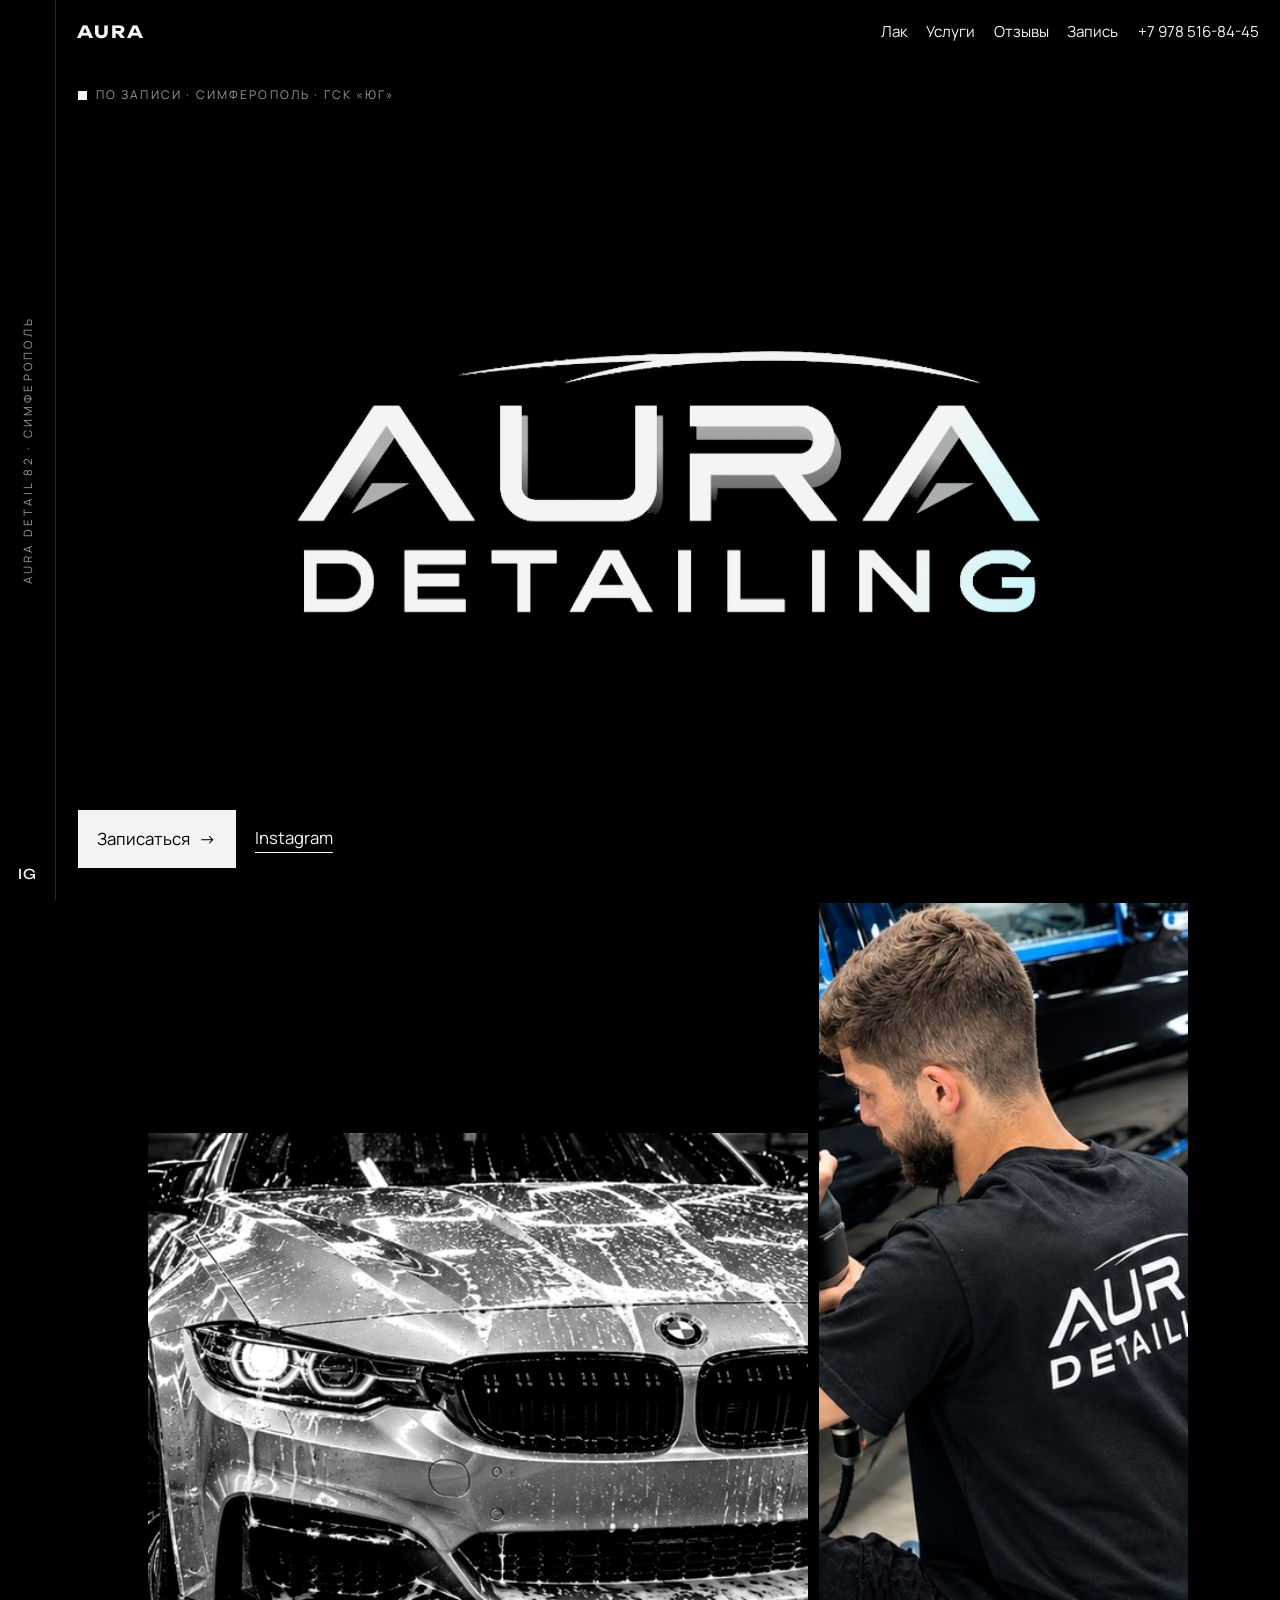
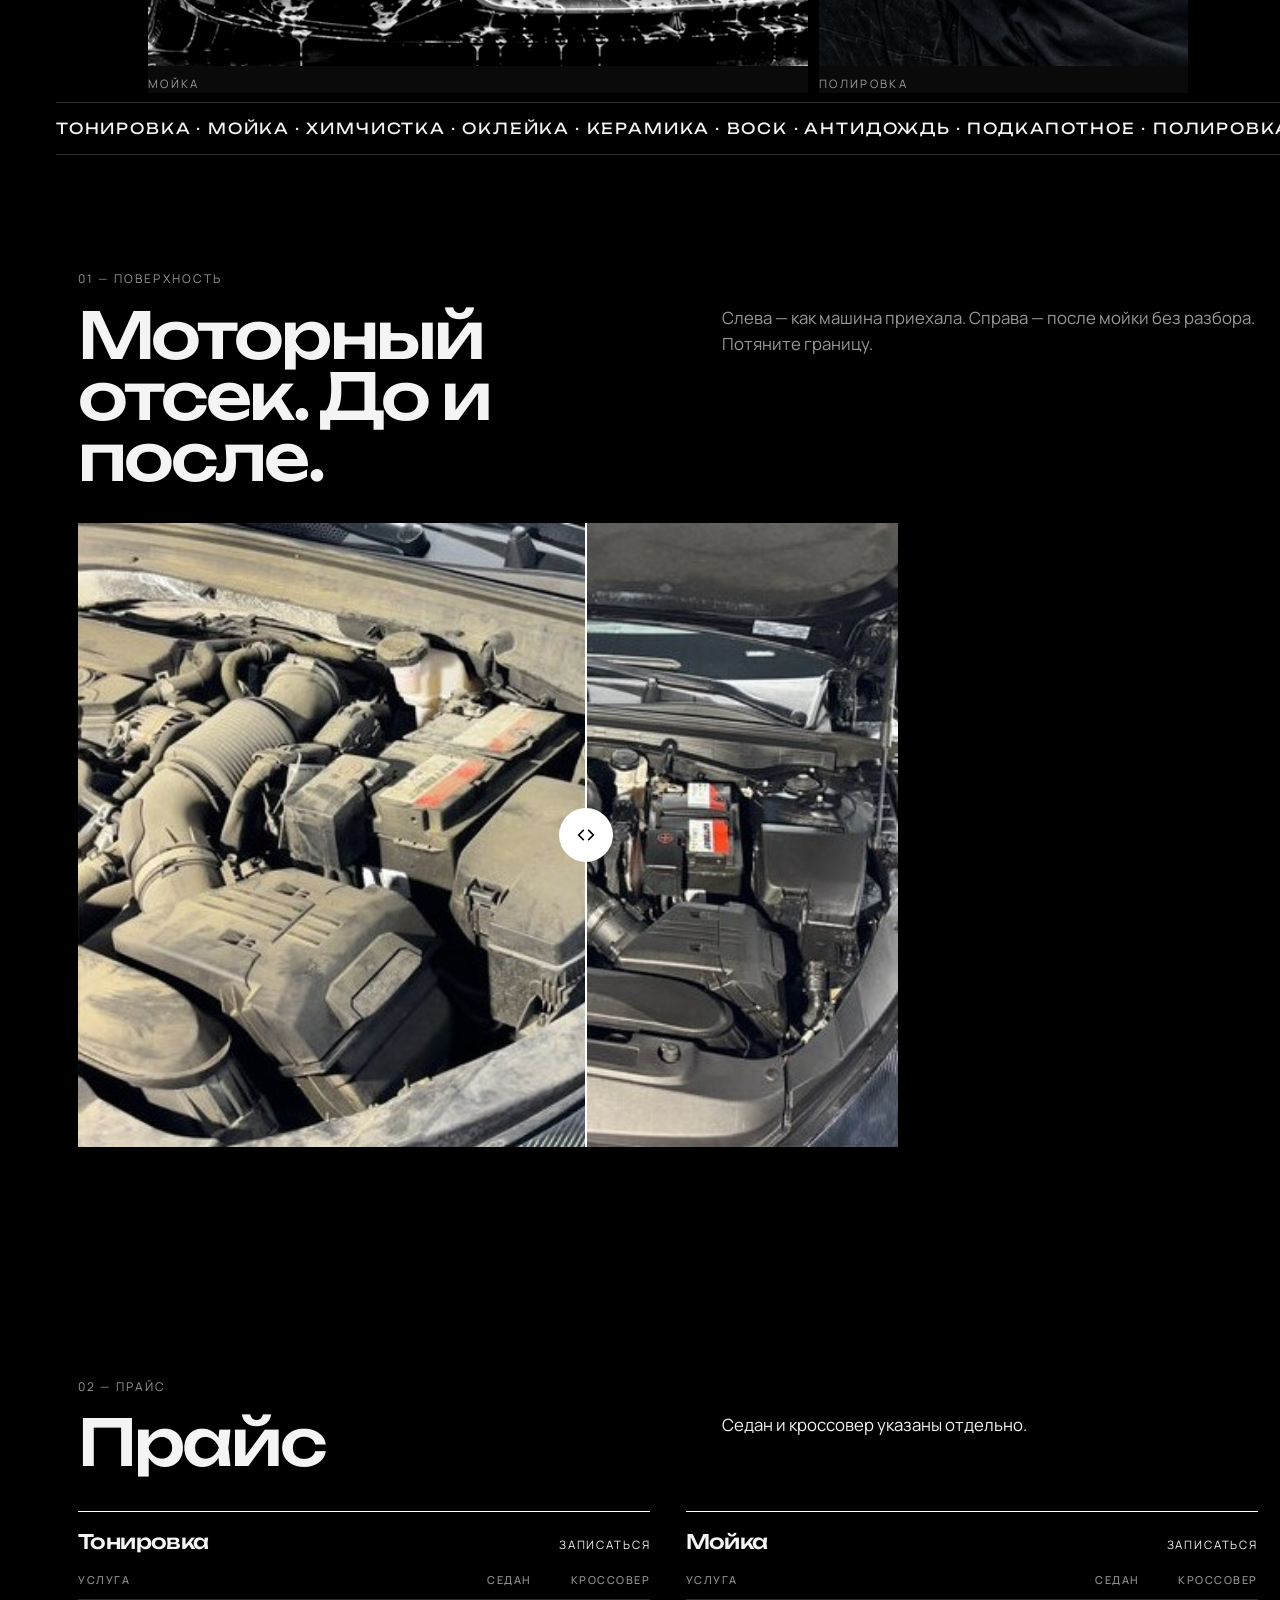
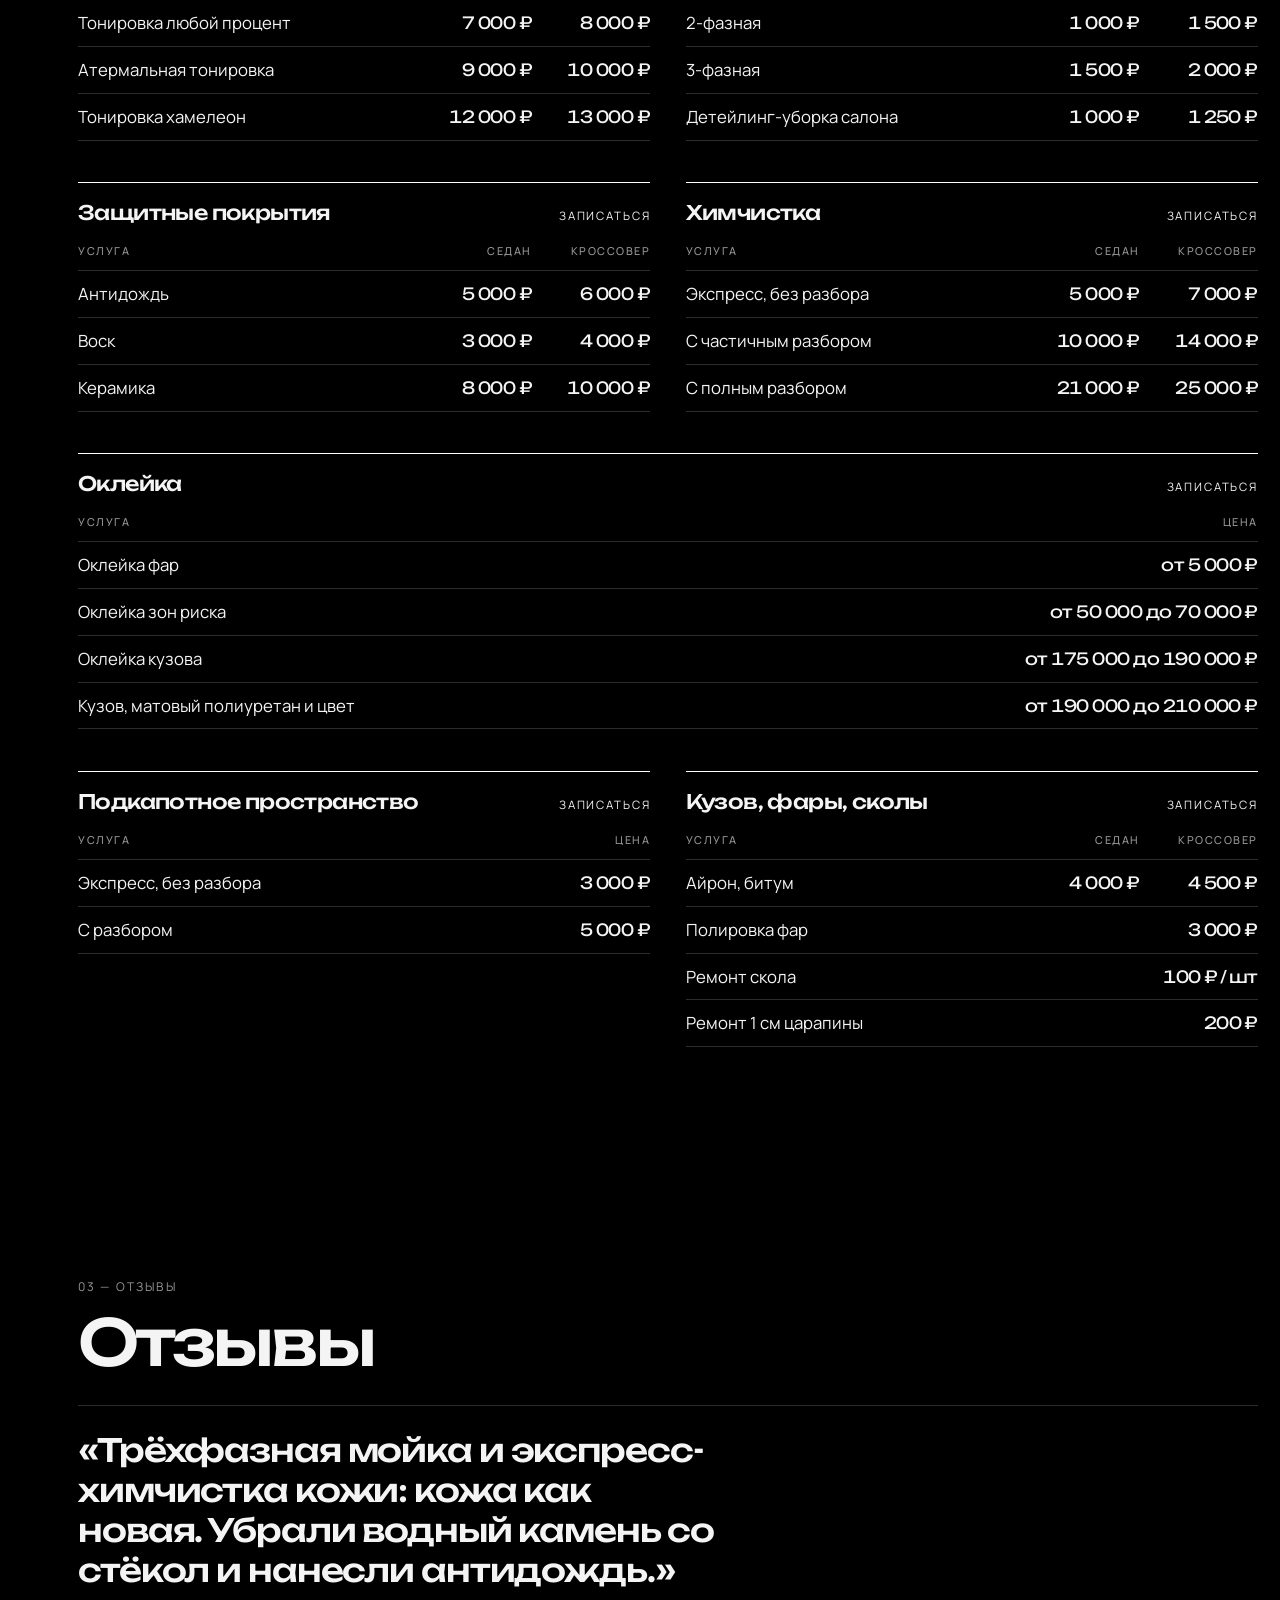
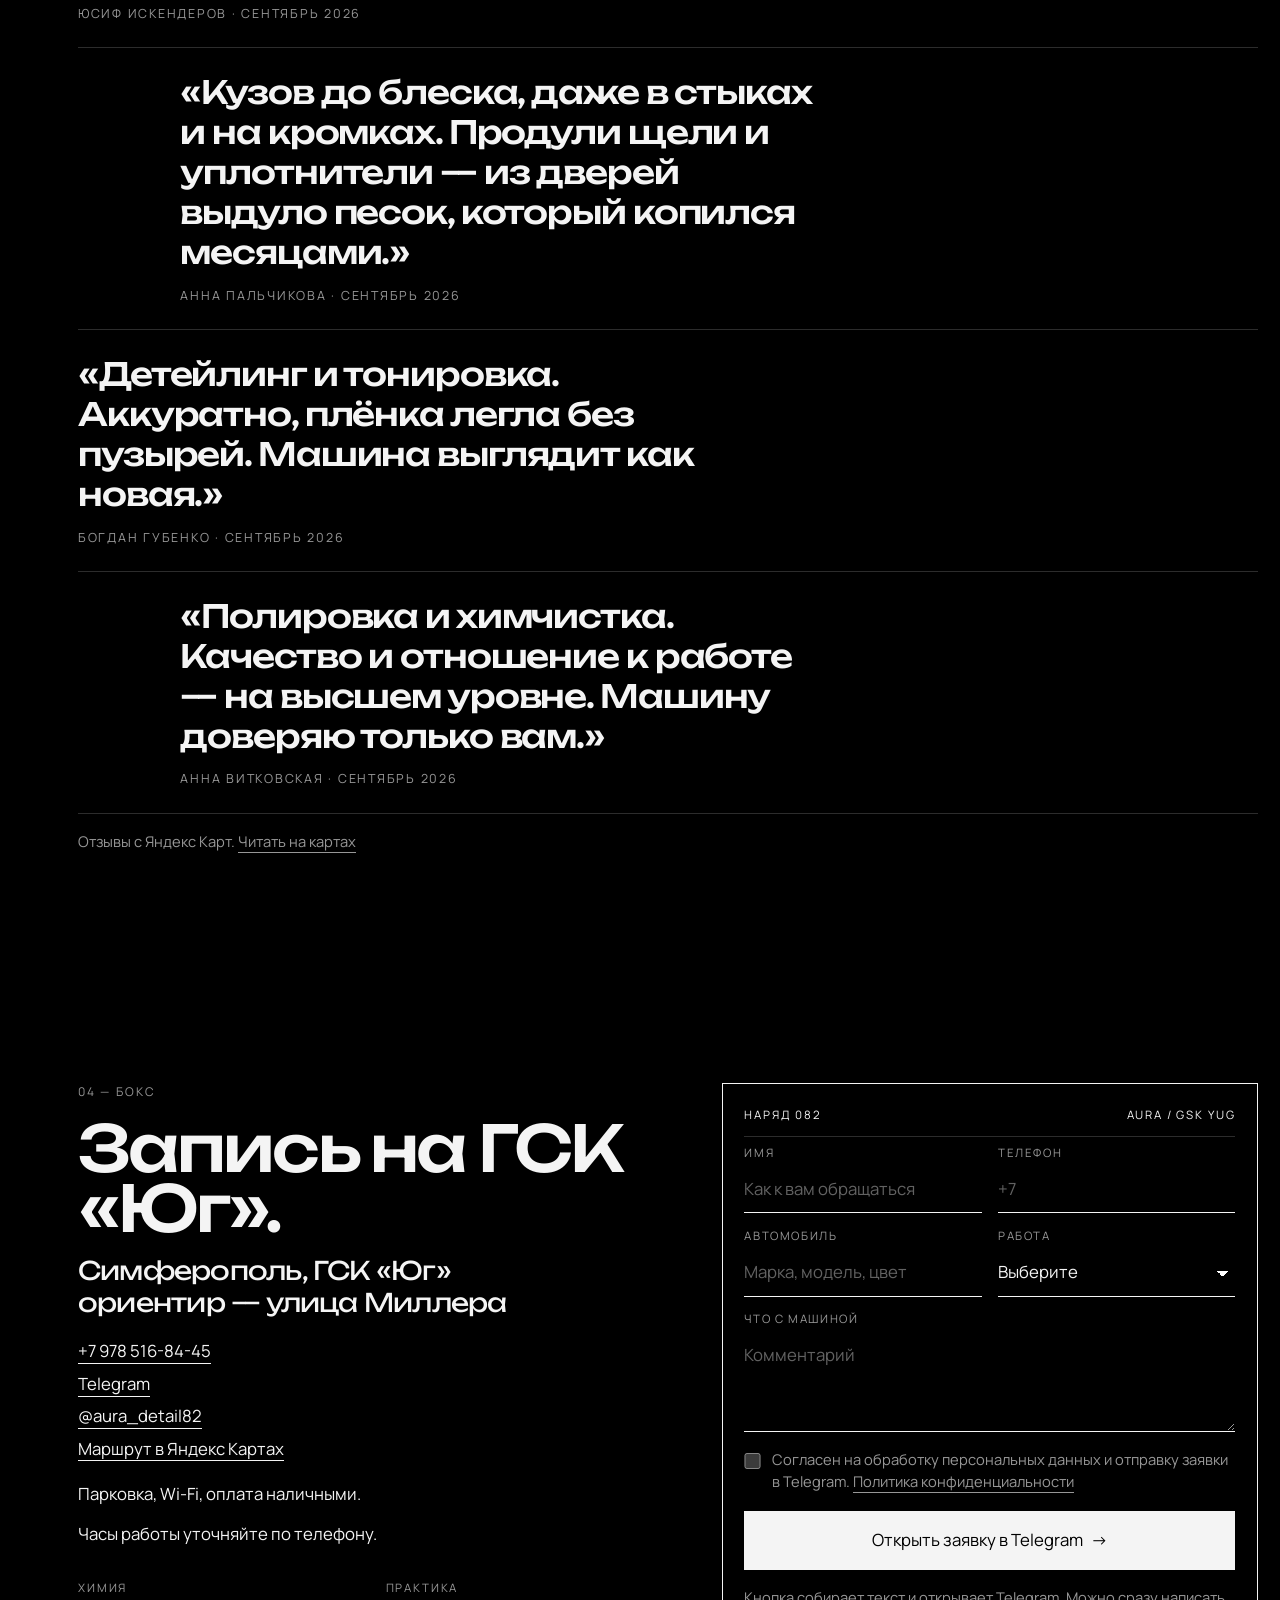
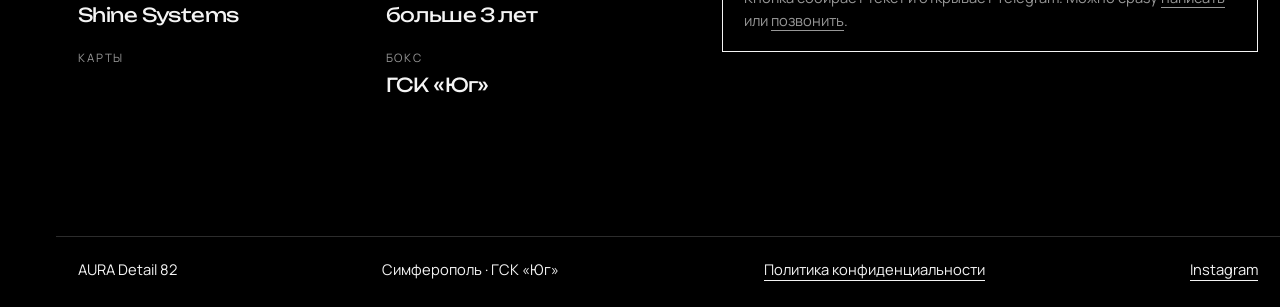
<file: index.html>
<!DOCTYPE html>
<html lang="ru">
<head>
  <meta charset="UTF-8">
  <meta name="viewport" content="width=device-width, initial-scale=1">
  <title>AURA Detail 82 — детейлинг в Симферополе</title>
  <meta name="description" content="AURA Detail 82 — детейлинг в Симферополе, ГСК «Юг». Полировка, защита лака, химчистка, плёнка и тонировка. Запись: +7 978 516-84-45.">
  <meta name="theme-color" content="#000000">
  <link rel="icon" href="data:image/svg+xml,%3Csvg xmlns='http://www.w3.org/2000/svg' viewBox='0 0 32 32'%3E%3Crect width='32' height='32' fill='%23000'/%3E%3Cpath d='M6 22 L16 8 L26 22 H20 L16 15 L12 22Z' fill='%23fff'/%3E%3C/svg%3E">
  <link rel="preconnect" href="https://fonts.googleapis.com">
  <link rel="preconnect" href="https://fonts.gstatic.com" crossorigin>
  <link href="https://fonts.googleapis.com/css2?family=Manrope:wght@400;500;600&family=Unbounded:wght@500;700&display=swap" rel="stylesheet">
  <link rel="stylesheet" href="css/styles.css?v=15">
  <script type="application/ld+json">
  {
    "@context": "https://schema.org",
    "@type": "AutomotiveBusiness",
    "name": "AURA Detail 82",
    "alternateName": "Аура Детейлинг82",
    "telephone": "+79785168445",
    "address": {
      "@type": "PostalAddress",
      "streetAddress": "ГСК Юг",
      "addressLocality": "Симферополь",
      "addressRegion": "Республика Крым",
      "addressCountry": "RU"
    },
    "areaServed": "Симферополь",
    "sameAs": [
      "https://www.instagram.com/aura_detail82/",
      "https://yandex.ru/maps/org/aura_detailing82/91113570349/"
    ],
    "aggregateRating": {
      "@type": "AggregateRating",
      "ratingValue": "4.3",
      "bestRating": "5",
      "ratingCount": "6"
    }
  }
  </script>
</head>
<body>
  <a class="skip" href="#content">К содержанию</a>
  <div class="progress" data-progress></div>
  <aside class="spine">
    <p>AURA Detail 82 · Симферополь</p>
    <a href="https://www.instagram.com/aura_detail82/" target="_blank" rel="noopener noreferrer">IG</a>
  </aside>

  <div class="page">
    <header class="top">
      <a class="brand" href="#top">AURA</a>
      <nav class="desk" aria-label="Разделы">
        <a href="#surface">Лак</a>
        <a href="#services">Услуги</a>
        <a href="#voices">Отзывы</a>
        <a href="#book">Запись</a>
      </nav>
      <a class="phone" href="tel:+79785168445">+7&nbsp;978&nbsp;516-84-45</a>
      <button class="nav-toggle" type="button" aria-expanded="false" aria-controls="sheet">Меню</button>
    </header>

    <div class="sheet" id="sheet" hidden>
      <nav aria-label="Разделы">
        <a href="#surface">Лак</a>
        <a href="#services">Услуги</a>
        <a href="#voices">Отзывы</a>
        <a href="#book">Запись</a>
        <a href="tel:+79785168445">+7 978 516-84-45</a>
      </nav>
    </div>

    <main id="content">
      <section class="hero" id="top">
        <p class="kicker"><i class="mark" aria-hidden="true"></i> По записи · Симферополь · ГСК «Юг»</p>
        <h1 class="hero__logo">AURA Detailing</h1>
        <div class="hero__mark" aria-hidden="true"></div>
        <div class="hero__body">
          <div class="hero__bar">
            <div class="hero__actions">
              <a class="btn" href="#book">Записаться <span aria-hidden="true">→</span></a>
              <a class="link" href="https://www.instagram.com/aura_detail82/" target="_blank" rel="noopener noreferrer">Instagram</a>
            </div>
          </div>
        </div>
      </section>

      <section class="works" aria-label="Съёмка из бокса">
        <figure class="works__wash">
          <img src="assets/wash.jpg" width="569" height="460" alt="Кузов в пене после детейлинг-мойки">
          <figcaption>Мойка</figcaption>
        </figure>
        <figure class="works__polish">
          <img src="assets/polish.jpg" width="319" height="660" alt="Мастер полирует чёрный кузов в боксе AURA">
          <figcaption>Полировка</figcaption>
        </figure>
      </section>

      <div class="marquee" aria-hidden="true">
        <div class="marquee__track">
          <p>Тонировка · Мойка · Химчистка · Оклейка · Керамика · Воск · Антидождь · Подкапотное · Полировка фар ·</p>
          <p>Тонировка · Мойка · Химчистка · Оклейка · Керамика · Воск · Антидождь · Подкапотное · Полировка фар ·</p>
        </div>
      </div>

      <section class="booth" id="surface">
        <div class="wrap">
          <p class="kicker">01 — Поверхность</p>
          <div class="booth__head">
            <h2>Моторный отсек. До и после.</h2>
            <p>Слева — как машина приехала. Справа — после мойки без разбора. Потяните границу.</p>
          </div>

          <div class="compare" data-compare>
            <img class="compare__img" src="assets/engine-after.jpg?v=7" width="491" height="374" alt="Моторный отсек после мойки">
            <div class="compare__top" data-gloss>
              <img class="compare__img compare__img--clip" src="assets/engine-before.jpg?v=7" width="491" height="374" alt="" data-inner>
            </div>
            <div class="handle" data-handle role="slider" tabindex="0" aria-valuemin="0" aria-valuemax="100" aria-valuenow="62" aria-label="Граница до и после" aria-orientation="horizontal">
              <span class="handle__knob" aria-hidden="true"></span>
            </div>
          </div>
        </div>
      </section>

      <section class="services" id="services">
        <div class="wrap">
          <p class="kicker">02 — Прайс</p>
          <div class="services__head">
            <h2>Прайс</h2>
            <p>Седан и кроссовер указаны отдельно.</p>
          </div>
          <div class="rates">
            <article class="rate">
              <div class="rate__head">
                <h3>Тонировка</h3>
                <a href="#book" data-pick="tint">Записаться</a>
              </div>
              <table>
                <thead>
                  <tr><th>Услуга</th><th>Седан</th><th>Кроссовер</th></tr>
                </thead>
                <tbody>
                  <tr><td>Тонировка любой процент</td><td>7&nbsp;000&nbsp;₽</td><td>8&nbsp;000&nbsp;₽</td></tr>
                  <tr><td>Атермальная тонировка</td><td>9&nbsp;000&nbsp;₽</td><td>10&nbsp;000&nbsp;₽</td></tr>
                  <tr><td>Тонировка хамелеон</td><td>12&nbsp;000&nbsp;₽</td><td>13&nbsp;000&nbsp;₽</td></tr>
                </tbody>
              </table>
            </article>
            <article class="rate">
              <div class="rate__head">
                <h3>Мойка</h3>
                <a href="#book" data-pick="wash">Записаться</a>
              </div>
              <table>
                <thead>
                  <tr><th>Услуга</th><th>Седан</th><th>Кроссовер</th></tr>
                </thead>
                <tbody>
                  <tr><td>2-фазная</td><td>1&nbsp;000&nbsp;₽</td><td>1&nbsp;500&nbsp;₽</td></tr>
                  <tr><td>3-фазная</td><td>1&nbsp;500&nbsp;₽</td><td>2&nbsp;000&nbsp;₽</td></tr>
                  <tr><td>Детейлинг-уборка салона</td><td>1&nbsp;000&nbsp;₽</td><td>1&nbsp;250&nbsp;₽</td></tr>
                </tbody>
              </table>
            </article>
            <article class="rate">
              <div class="rate__head">
                <h3>Защитные покрытия</h3>
                <a href="#book" data-pick="protect">Записаться</a>
              </div>
              <table>
                <thead>
                  <tr><th>Услуга</th><th>Седан</th><th>Кроссовер</th></tr>
                </thead>
                <tbody>
                  <tr><td>Антидождь</td><td>5&nbsp;000&nbsp;₽</td><td>6&nbsp;000&nbsp;₽</td></tr>
                  <tr><td>Воск</td><td>3&nbsp;000&nbsp;₽</td><td>4&nbsp;000&nbsp;₽</td></tr>
                  <tr><td>Керамика</td><td>8&nbsp;000&nbsp;₽</td><td>10&nbsp;000&nbsp;₽</td></tr>
                </tbody>
              </table>
            </article>
            <article class="rate">
              <div class="rate__head">
                <h3>Химчистка</h3>
                <a href="#book" data-pick="interior">Записаться</a>
              </div>
              <table>
                <thead>
                  <tr><th>Услуга</th><th>Седан</th><th>Кроссовер</th></tr>
                </thead>
                <tbody>
                  <tr><td>Экспресс, без разбора</td><td>5&nbsp;000&nbsp;₽</td><td>7&nbsp;000&nbsp;₽</td></tr>
                  <tr><td>С частичным разбором</td><td>10&nbsp;000&nbsp;₽</td><td>14&nbsp;000&nbsp;₽</td></tr>
                  <tr><td>С полным разбором</td><td>21&nbsp;000&nbsp;₽</td><td>25&nbsp;000&nbsp;₽</td></tr>
                </tbody>
              </table>
            </article>
            <article class="rate rate--wide">
              <div class="rate__head">
                <h3>Оклейка</h3>
                <a href="#book" data-pick="film">Записаться</a>
              </div>
              <table>
                <thead>
                  <tr><th>Услуга</th><th>Цена</th></tr>
                </thead>
                <tbody>
                  <tr><td>Оклейка фар</td><td>от 5&nbsp;000&nbsp;₽</td></tr>
                  <tr><td>Оклейка зон риска</td><td>от 50&nbsp;000 до 70&nbsp;000&nbsp;₽</td></tr>
                  <tr><td>Оклейка кузова</td><td>от 175&nbsp;000 до 190&nbsp;000&nbsp;₽</td></tr>
                  <tr><td>Кузов, матовый полиуретан и цвет</td><td>от 190&nbsp;000 до 210&nbsp;000&nbsp;₽</td></tr>
                </tbody>
              </table>
            </article>
            <article class="rate">
              <div class="rate__head">
                <h3>Подкапотное пространство</h3>
                <a href="#book" data-pick="engine">Записаться</a>
              </div>
              <table>
                <thead>
                  <tr><th>Услуга</th><th>Цена</th></tr>
                </thead>
                <tbody>
                  <tr><td>Экспресс, без разбора</td><td>3&nbsp;000&nbsp;₽</td></tr>
                  <tr><td>С разбором</td><td>5&nbsp;000&nbsp;₽</td></tr>
                </tbody>
              </table>
            </article>
            <article class="rate">
              <div class="rate__head">
                <h3>Кузов, фары, сколы</h3>
                <a href="#book" data-pick="polish">Записаться</a>
              </div>
              <table>
                <thead>
                  <tr><th>Услуга</th><th>Седан</th><th>Кроссовер</th></tr>
                </thead>
                <tbody>
                  <tr><td>Айрон, битум</td><td>4&nbsp;000&nbsp;₽</td><td>4&nbsp;500&nbsp;₽</td></tr>
                  <tr><td>Полировка фар</td><td colspan="2">3&nbsp;000&nbsp;₽</td></tr>
                  <tr><td>Ремонт скола</td><td colspan="2">100&nbsp;₽ / шт</td></tr>
                  <tr><td>Ремонт 1 см царапины</td><td colspan="2">200&nbsp;₽</td></tr>
                </tbody>
              </table>
            </article>
          </div>
        </div>
      </section>

      <section class="voices" id="voices">
        <div class="wrap">
          <p class="kicker">03 — Отзывы</p>
          <h2>Отзывы</h2>
          <div class="quotes">
            <blockquote>
              <p>«Трёхфазная мойка и экспресс-химчистка кожи: кожа как новая. Убрали водный камень со стёкол и нанесли антидождь.»</p>
              <footer>Юсиф Искендеров · сентябрь 2026</footer>
            </blockquote>
            <blockquote>
              <p>«Кузов до блеска, даже в стыках и на кромках. Продули щели и уплотнители — из дверей выдуло песок, который копился месяцами.»</p>
              <footer>Анна Пальчикова · сентябрь 2026</footer>
            </blockquote>
            <blockquote>
              <p>«Детейлинг и тонировка. Аккуратно, плёнка легла без пузырей. Машина выглядит как новая.»</p>
              <footer>Богдан Губенко · сентябрь 2026</footer>
            </blockquote>
            <blockquote>
              <p>«Полировка и химчистка. Качество и отношение к работе — на высшем уровне. Машину доверяю только вам.»</p>
              <footer>Анна Витковская · сентябрь 2026</footer>
            </blockquote>
          </div>
          <p class="fine">Отзывы с Яндекс Карт. <a class="link" href="https://yandex.ru/maps/org/aura_detailing82/91113570349/" target="_blank" rel="noopener noreferrer">Читать на картах</a></p>
        </div>
      </section>

      <section class="book" id="book">
        <div class="wrap book__grid">
          <div class="where">
            <p class="kicker">04 — Бокс</p>
            <h2>Запись на ГСК «Юг».</h2>
            <address>
              Симферополь, ГСК «Юг»<br>
              ориентир — улица Миллера
            </address>
            <ul class="contacts">
              <li><a class="link" href="tel:+79785168445">+7 978 516-84-45</a></li>
              <li><a class="link" href="https://t.me/+79785168445" target="_blank" rel="noopener noreferrer">Telegram</a></li>
              <li><a class="link" href="https://www.instagram.com/aura_detail82/" target="_blank" rel="noopener noreferrer">@aura_detail82</a></li>
              <li><a class="link" href="https://yandex.ru/maps/org/aura_detailing82/91113570349/" target="_blank" rel="noopener noreferrer">Маршрут в Яндекс Картах</a></li>
            </ul>
            <p>Парковка, Wi-Fi, оплата наличными.</p>
            <p>Часы работы уточняйте по телефону.</p>
            <dl class="facts">
              <div>
                <dt>Химия</dt>
                <dd>Shine Systems</dd>
              </div>
              <div>
                <dt>Практика</dt>
                <dd>больше 3 лет</dd>
              </div>
              <div>
                <dt>Карты</dt>
                <dd class="facts__rating">
                  <iframe class="rating" title="Рейтинг AURA Detail 82 на Яндексе" src="https://yandex.ru/sprav/widget/rating-badge/91113570349?type=rating&theme=dark" width="150" height="50"></iframe>
                </dd>
              </div>
              <div>
                <dt>Бокс</dt>
                <dd>ГСК «Юг»</dd>
              </div>
            </dl>
          </div>

          <form class="ticket" id="order" action="https://t.me/+79785168445" method="get" target="_blank">
            <div class="ticket__head">
              <span>Наряд 082</span>
              <span>AURA / GSK YUG</span>
            </div>
            <div class="fields">
              <label>
                Имя
                <input name="name" autocomplete="name" required minlength="2" placeholder="Как к вам обращаться">
              </label>
              <label>
                Телефон
                <input name="phone" type="tel" inputmode="tel" autocomplete="tel" required placeholder="+7" pattern="[\d\s+\-()]{10,}">
              </label>
              <label>
                Автомобиль
                <input name="car" placeholder="Марка, модель, цвет">
              </label>
              <label>
                Работа
                <select name="service" id="service" required>
                  <option value="" selected disabled>Выберите</option>
                  <option value="wash">Мойка</option>
                  <option value="interior">Химчистка</option>
                  <option value="tint">Тонировка</option>
                  <option value="protect">Защитные покрытия</option>
                  <option value="film">Оклейка</option>
                  <option value="engine">Мойка подкапотного</option>
                  <option value="polish">Кузов, фары, сколы</option>
                  <option value="other">Пока не знаю</option>
                </select>
              </label>
              <label class="fields__wide">
                Что с машиной
                <textarea name="note" rows="3" placeholder="Комментарий"></textarea>
              </label>
            </div>
            <label class="consent">
              <input name="consent" type="checkbox" required>
              <span>Согласен на обработку персональных данных и отправку заявки в Telegram. <a class="link" href="privacy.html">Политика конфиденциальности</a></span>
            </label>
            <button class="btn btn--full" type="submit">Открыть заявку в Telegram <span aria-hidden="true">→</span></button>
            <p class="form-status" role="status"></p>
            <p class="fine">Кнопка собирает текст и открывает Telegram. Можно сразу <a class="link" href="https://t.me/+79785168445" target="_blank" rel="noopener noreferrer">написать</a> или <a class="link" href="tel:+79785168445">позвонить</a>.</p>
          </form>
        </div>
      </section>
    </main>

    <footer class="foot">
      <div class="wrap foot__row">
        <p>AURA Detail 82</p>
        <p>Симферополь · ГСК «Юг»</p>
        <p><a class="link" href="privacy.html">Политика конфиденциальности</a></p>
        <p><a class="link" href="https://www.instagram.com/aura_detail82/" target="_blank" rel="noopener noreferrer">Instagram</a></p>
      </div>
    </footer>
  </div>
  <script src="js/main.js?v=13"></script>
</body>
</html>
</file>
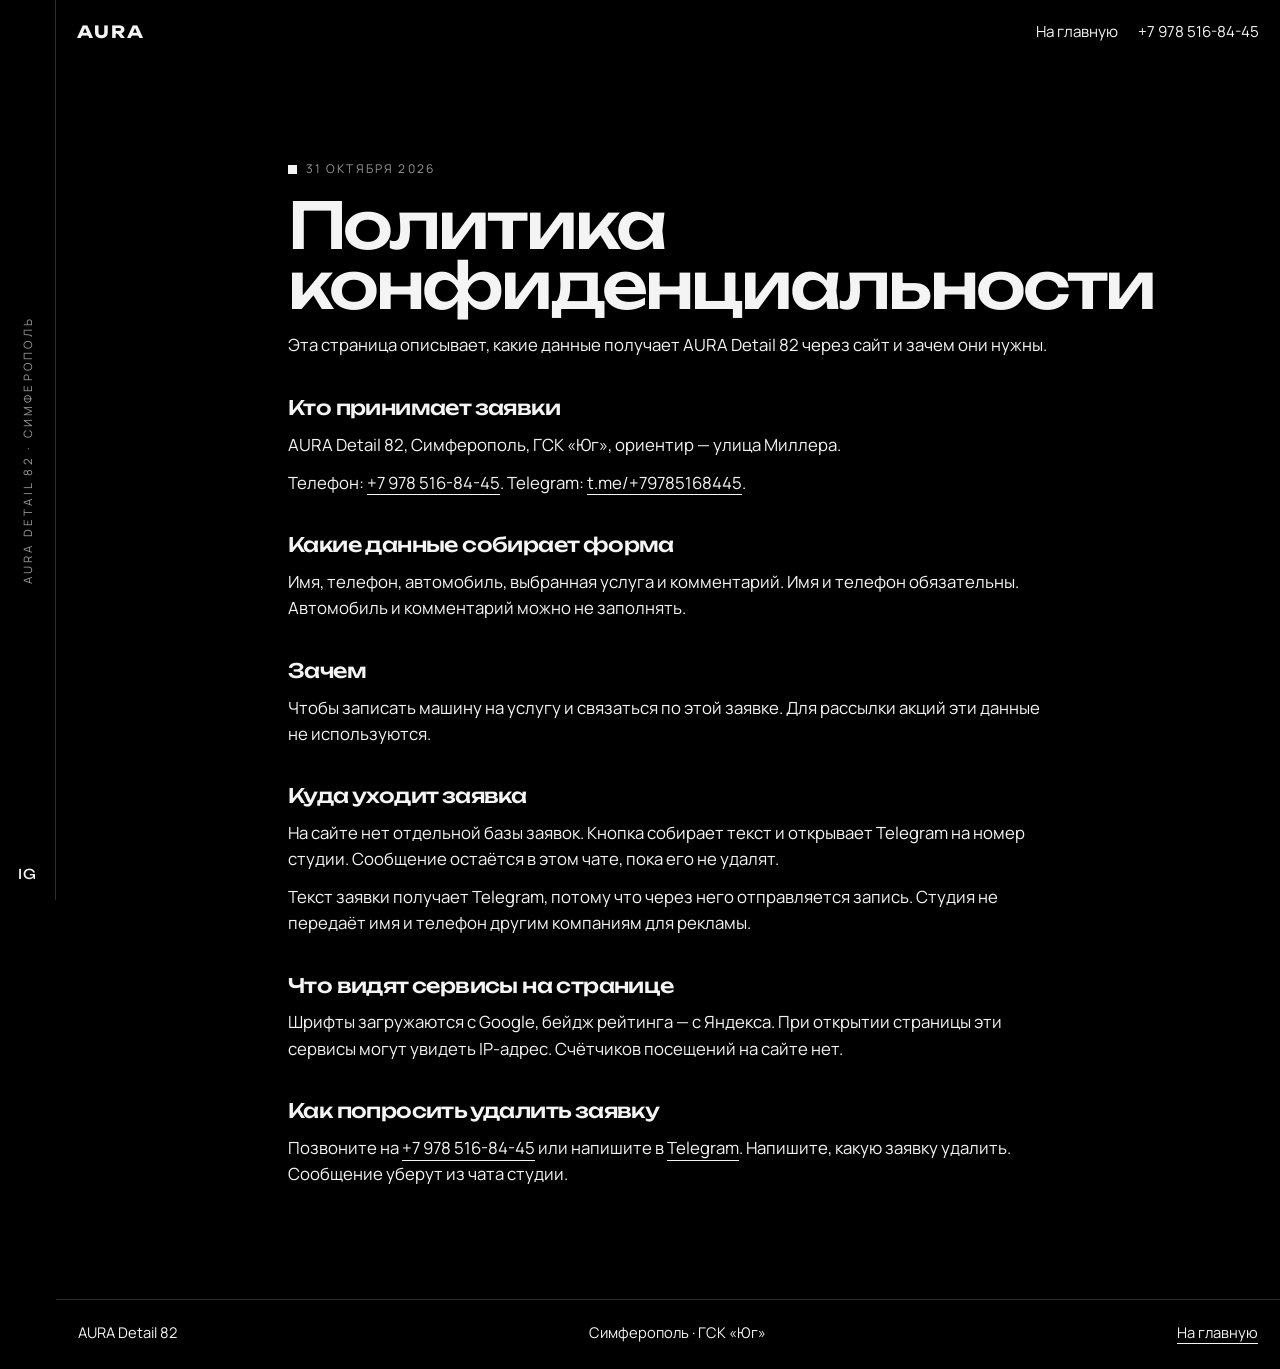
<file: privacy.html>
<!DOCTYPE html>
<html lang="ru">
<head>
  <meta charset="UTF-8">
  <meta name="viewport" content="width=device-width, initial-scale=1">
  <title>Политика конфиденциальности — AURA Detail 82</title>
  <meta name="description" content="Политика обработки персональных данных AURA Detail 82: какие данные собирает форма записи и куда уходит заявка.">
  <meta name="theme-color" content="#000000">
  <link rel="icon" href="data:image/svg+xml,%3Csvg xmlns='http://www.w3.org/2000/svg' viewBox='0 0 32 32'%3E%3Crect width='32' height='32' fill='%23000'/%3E%3Cpath d='M6 22 L16 8 L26 22 H20 L16 15 L12 22Z' fill='%23fff'/%3E%3C/svg%3E">
  <link rel="preconnect" href="https://fonts.googleapis.com">
  <link rel="preconnect" href="https://fonts.gstatic.com" crossorigin>
  <link href="https://fonts.googleapis.com/css2?family=Manrope:wght@400;500;600&family=Unbounded:wght@500;700&display=swap" rel="stylesheet">
  <link rel="stylesheet" href="css/styles.css?v=15">
</head>
<body>
  <a class="skip" href="#content">К содержанию</a>
  <aside class="spine">
    <p>AURA Detail 82 · Симферополь</p>
    <a href="https://www.instagram.com/aura_detail82/" target="_blank" rel="noopener noreferrer">IG</a>
  </aside>

  <div class="page">
    <header class="top">
      <a class="brand" href="index.html">AURA</a>
      <a class="top__back" href="index.html">На главную</a>
      <a class="phone" href="tel:+79785168445">+7&nbsp;978&nbsp;516-84-45</a>
    </header>

    <main class="policy" id="content">
      <p class="kicker"><i class="mark" aria-hidden="true"></i> 31 октября 2026</p>
      <h2>Политика конфиденциальности</h2>
      <p>Эта страница описывает, какие данные получает AURA Detail 82 через сайт и зачем они нужны.</p>

      <h3>Кто принимает заявки</h3>
      <p>AURA Detail 82, Симферополь, ГСК «Юг», ориентир — улица Миллера.</p>
      <p>Телефон: <a class="link" href="tel:+79785168445">+7 978 516-84-45</a>. Telegram: <a class="link" href="https://t.me/+79785168445" target="_blank" rel="noopener noreferrer">t.me/+79785168445</a>.</p>

      <h3>Какие данные собирает форма</h3>
      <p>Имя, телефон, автомобиль, выбранная услуга и комментарий. Имя и телефон обязательны. Автомобиль и комментарий можно не заполнять.</p>

      <h3>Зачем</h3>
      <p>Чтобы записать машину на услугу и связаться по этой заявке. Для рассылки акций эти данные не используются.</p>

      <h3>Куда уходит заявка</h3>
      <p>На сайте нет отдельной базы заявок. Кнопка собирает текст и открывает Telegram на номер студии. Сообщение остаётся в этом чате, пока его не удалят.</p>
      <p>Текст заявки получает Telegram, потому что через него отправляется запись. Студия не передаёт имя и телефон другим компаниям для рекламы.</p>

      <h3>Что видят сервисы на странице</h3>
      <p>Шрифты загружаются с Google, бейдж рейтинга — с Яндекса. При открытии страницы эти сервисы могут увидеть IP-адрес. Счётчиков посещений на сайте нет.</p>

      <h3>Как попросить удалить заявку</h3>
      <p>Позвоните на <a class="link" href="tel:+79785168445">+7 978 516-84-45</a> или напишите в <a class="link" href="https://t.me/+79785168445" target="_blank" rel="noopener noreferrer">Telegram</a>. Напишите, какую заявку удалить. Сообщение уберут из чата студии.</p>
    </main>

    <footer class="foot">
      <div class="wrap foot__row">
        <p>AURA Detail 82</p>
        <p>Симферополь · ГСК «Юг»</p>
        <p><a class="link" href="index.html">На главную</a></p>
      </div>
    </footer>
  </div>
</body>
</html>
</file>
<file: css/styles.css>
:root {
  color-scheme: dark;
  --black: #000;
  --white: #f4f4f4;
  --muted: rgba(244, 244, 244, 0.62);
  --line: rgba(244, 244, 244, 0.18);
  --sans: "Manrope", "Segoe UI", sans-serif;
  --display: "Unbounded", "Manrope", sans-serif;
  --header: 64px;
}

*,
*::before,
*::after { box-sizing: border-box; }

html { scroll-behavior: smooth; }

body {
  margin: 0;
  background: var(--black);
  color: var(--white);
  font-family: var(--sans);
  font-size: 1.05rem;
  line-height: 1.55;
  overflow-x: clip;
}

body.is-open { overflow: hidden; }

img { max-width: 100%; display: block; }

button, input, select, textarea { font: inherit; color: inherit; }

h1, h2, h3, p { margin: 0; }

h2 {
  font-family: var(--display);
  font-weight: 500;
  font-size: clamp(2.2rem, 5vw, 4.4rem);
  letter-spacing: -0.045em;
  line-height: 0.95;
}

h3 {
  font-family: var(--display);
  font-weight: 500;
  font-size: 1.25rem;
  letter-spacing: -0.03em;
}

a { color: inherit; }

:focus-visible {
  outline: 2px solid var(--white);
  outline-offset: 3px;
}

::selection { background: #fff; color: #000; }

section[id] { scroll-margin-top: calc(var(--header) + 12px); }

.skip {
  position: absolute;
  left: 1rem;
  top: -4rem;
  background: var(--white);
  color: var(--black);
  padding: 0.6rem 0.8rem;
  z-index: 80;
}

.skip:focus { top: 0.6rem; }

.progress {
  position: fixed;
  top: 0;
  left: 0;
  height: 2px;
  width: 100%;
  background: var(--white);
  transform: scaleX(0);
  transform-origin: left center;
  z-index: 70;
  pointer-events: none;
}

.spine {
  position: fixed;
  inset: 0 auto 0 0;
  width: 56px;
  border-right: 1px solid var(--line);
  background: var(--black);
  color: var(--white);
  z-index: 45;
  display: flex;
  align-items: center;
  justify-content: center;
}

.spine p {
  writing-mode: vertical-rl;
  transform: rotate(180deg);
  letter-spacing: 0.28em;
  text-transform: uppercase;
  font-size: 0.72rem;
  color: var(--muted);
}

.spine a {
  position: absolute;
  bottom: 1rem;
  text-decoration: none;
  font-family: var(--display);
  font-size: 0.85rem;
  letter-spacing: 0.08em;
}

.page { padding-left: 56px; }

.wrap {
  width: min(1180px, calc(100% - 2.6rem));
  margin-inline: auto;
}

.kicker {
  display: flex;
  align-items: center;
  gap: 0.55rem;
  margin: 0 0 1rem;
  font-size: 0.75rem;
  letter-spacing: 0.18em;
  text-transform: uppercase;
  color: var(--muted);
}

.mark {
  width: 0.55rem;
  height: 0.55rem;
  background: var(--white);
  display: inline-block;
  flex: none;
}

.lead { font-size: 1.12rem; max-width: 38rem; }

.link {
  text-decoration: none;
  border-bottom: 1px solid currentColor;
  padding-bottom: 0.05em;
}

.link:hover { opacity: 0.65; }

.btn {
  display: inline-flex;
  align-items: center;
  justify-content: center;
  gap: 0.55rem;
  background: var(--white);
  color: var(--black);
  text-decoration: none;
  border: 1px solid var(--white);
  padding: 0.95rem 1.15rem;
  cursor: pointer;
}

.btn:hover {
  background: transparent;
  color: var(--white);
}

.btn--full { width: 100%; margin-top: 1.2rem; }

.fine {
  margin-top: 1rem;
  color: var(--muted);
  font-size: 0.92rem;
  max-width: 46rem;
}

.top {
  position: sticky;
  top: 0;
  z-index: 40;
  display: flex;
  align-items: center;
  gap: 1.25rem;
  min-height: var(--header);
  padding: 0.75rem 1.3rem;
  background: rgba(0, 0, 0, 0.78);
  color: var(--white);
  backdrop-filter: blur(12px);
}

.brand {
  font-family: var(--display);
  font-weight: 700;
  letter-spacing: 0.12em;
  text-decoration: none;
}

.desk {
  display: flex;
  gap: 1.15rem;
  margin-left: auto;
}

.desk a, .phone { text-decoration: none; font-size: 0.95rem; }
.desk a:hover, .phone:hover { opacity: 0.6; }

.nav-toggle {
  display: none;
  margin-left: auto;
  border: 1px solid var(--line);
  background: transparent;
  color: var(--white);
  padding: 0.45rem 0.7rem;
  letter-spacing: 0.14em;
  text-transform: uppercase;
  font-size: 0.72rem;
  cursor: pointer;
  position: relative;
  z-index: 46;
}

.sheet {
  position: fixed;
  left: 0;
  right: 0;
  top: var(--header);
  bottom: 0;
  z-index: 35;
  background: var(--black);
  padding: 1.5rem 1.4rem 2.5rem;
}

.sheet[hidden] { display: none; }

.sheet nav {
  display: flex;
  flex-direction: column;
  justify-content: flex-end;
  height: 100%;
  gap: 0.35rem;
}

.sheet a {
  font-family: var(--display);
  font-size: clamp(2.3rem, 10vw, 4rem);
  letter-spacing: -0.05em;
  text-decoration: none;
  line-height: 0.95;
}

.hero {
  position: relative;
  isolation: isolate;
  min-height: calc(100svh - var(--header));
  display: flex;
  flex-direction: column;
  justify-content: space-between;
  padding: 1.4rem 0 2rem;
  overflow: hidden;
  background: #000;
}


.hero__mark {
  position: absolute;
  left: 50%;
  top: 50%;
  z-index: 0;
  width: min(92%, 820px);
  aspect-ratio: 764 / 318;
  pointer-events: none;
  transform: translate(-50%, -50%);
}

.hero__mark::before,
.hero__mark::after {
  content: "";
  position: absolute;
  inset: 0;
  background-image: linear-gradient(
    105deg,
    #f4f4f4 0%,
    #f4f4f4 30%,
    #9cf6ff 42%,
    #ffffff 50%,
    #e4c6ff 58%,
    #7ee8ff 66%,
    #f4f4f4 78%,
    #f4f4f4 100%
  );
  background-size: 280% 100%;
  background-position: 0% 50%;
  animation: neon-shift 6.5s ease-in-out infinite alternate;
  -webkit-mask-image: url("[data-uri]");
  mask-image: url("[data-uri]");
  -webkit-mask-repeat: no-repeat;
  mask-repeat: no-repeat;
  -webkit-mask-position: center;
  mask-position: center;
  -webkit-mask-size: contain;
  mask-size: contain;
}

.hero__mark::before {
  filter: blur(10px);
  opacity: 0.85;
}

@keyframes neon-shift {
  to { background-position: 100% 50%; }
}

.hero__logo {
  position: absolute;
  width: 1px;
  height: 1px;
  margin: -1px;
  padding: 0;
  overflow: hidden;
  clip: rect(0 0 0 0);
  white-space: nowrap;
  border: 0;
}

.hero .kicker,
.hero__body {
  position: relative;
  z-index: 2;
  width: min(1180px, calc(100% - 2.6rem));
  margin-inline: auto;
}

.hero__bar {
  display: grid;
  grid-template-columns: minmax(0, 38rem) auto;
  gap: 1.5rem 2rem;
  align-items: end;
  margin-top: 1.4rem;
}

.hero__actions {
  display: flex;
  align-items: center;
  gap: 1.2rem;
}

.works {
  width: min(1040px, calc(100% - 2.6rem));
  margin: 0.2rem auto 0.6rem;
  display: grid;
  grid-template-columns: 1.7fr 0.95fr;
  gap: 1.4rem 0.7rem;
  align-items: end;
}

.works figure {
  margin: 0;
  background: #0a0a0a;
}

.works img {
  width: 100%;
  height: auto;
}

.works__wash img {
  filter: grayscale(1) contrast(1.06);
}

.works figcaption {
  margin-top: 0.55rem;
  font-size: 0.72rem;
  letter-spacing: 0.2em;
  text-transform: uppercase;
  color: var(--muted);
}

.marquee {
  overflow: hidden;
  border-block: 1px solid var(--line);
  padding: 0.85rem 0;
}

.marquee__track {
  display: flex;
  gap: 1.5rem;
  width: max-content;
  animation: ticker 36s linear infinite;
}

.marquee p {
  font-family: var(--display);
  font-size: 0.95rem;
  letter-spacing: 0.12em;
  text-transform: uppercase;
  white-space: nowrap;
}

@keyframes ticker { to { transform: translateX(-50%); } }

.studio, .services, .voices, .book, .booth {
  padding: clamp(4.2rem, 9vw, 7.2rem) 0;
}

.studio__grid, .booth__head, .services__head, .book__grid {
  display: grid;
  grid-template-columns: 1.05fr 0.95fr;
  gap: clamp(1.8rem, 4vw, 4.5rem);
  align-items: start;
}

.studio p + p, .where p + p { margin-top: 0.9rem; }

.facts {
  display: grid;
  grid-template-columns: 1fr 1fr;
  gap: 1.15rem 1.4rem;
  margin: 2rem 0 0;
}

.facts dt {
  font-size: 0.72rem;
  letter-spacing: 0.16em;
  text-transform: uppercase;
  color: var(--muted);
}

.facts dd {
  margin: 0.25rem 0 0;
  font-family: var(--display);
  font-size: 1.2rem;
  letter-spacing: -0.03em;
}

.facts__rating { margin-top: 0.45rem; }

.rating {
  display: block;
  width: 150px;
  height: 50px;
  border: 0;
  background: transparent;
}

.booth__head p { color: var(--muted); max-width: 34rem; }

.compare {
  position: relative;
  margin-top: 2.2rem;
  width: min(100%, 820px);
  aspect-ratio: 491 / 374;
  overflow: hidden;
  background: #111;
  user-select: none;
  touch-action: none;
  cursor: ew-resize;
}

.compare__img {
  position: absolute;
  inset: 0;
  width: 100%;
  height: 100%;
  object-fit: cover;
  pointer-events: none;
}

.compare__top {
  position: absolute;
  top: 0;
  bottom: 0;
  left: 0;
  width: 62%;
  overflow: hidden;
  z-index: 1;
}

.compare__img--clip {
  top: 0;
  left: 0;
  right: auto;
  max-width: none;
  height: 100%;
}

.handle {
  position: absolute;
  top: 0;
  bottom: 0;
  left: 62%;
  width: 72px;
  transform: translateX(-50%);
  border: 0;
  padding: 0;
  margin: 0;
  background: transparent;
  -webkit-user-drag: none;
  z-index: 3;
  cursor: ew-resize;
  touch-action: none;
}

.handle::before {
  content: "";
  position: absolute;
  left: 50%;
  top: 0;
  bottom: 0;
  width: 2px;
  background: #fff;
  transform: translateX(-50%);
}

.handle__knob {
  position: absolute;
  left: 50%;
  top: 50%;
  width: 54px;
  height: 54px;
  transform: translate(-50%, -50%);
  border-radius: 50%;
  background: #fff url("data:image/svg+xml,%3Csvg xmlns='http://www.w3.org/2000/svg' width='24' height='24' fill='none' stroke='%23000' stroke-width='1.7' stroke-linecap='square'%3E%3Cpath d='M9 7 L4 12 L9 17 M15 7 L20 12 L15 17'/%3E%3C/svg%3E") center / 22px no-repeat;
}

.rates {
  margin-top: 2.4rem;
  display: grid;
  grid-template-columns: 1fr 1fr;
  gap: 2.6rem 2.2rem;
}

.rate { border-top: 1px solid #fff; padding-top: 0.85rem; }
.rate--wide { grid-column: 1 / -1; }

.rate__head {
  display: flex;
  justify-content: space-between;
  align-items: baseline;
  gap: 1rem;
  margin-bottom: 0.35rem;
}

.rate__head a {
  font-size: 0.72rem;
  letter-spacing: 0.16em;
  text-transform: uppercase;
  text-decoration: none;
}

.rate__head a:hover { opacity: 0.6; }

.rate table {
  width: 100%;
  border-collapse: collapse;
}

.rate th,
.rate td {
  padding: 0.62rem 0;
  border-bottom: 1px solid var(--line);
  text-align: left;
  vertical-align: baseline;
}

.rate th {
  font-size: 0.68rem;
  font-weight: 500;
  letter-spacing: 0.14em;
  text-transform: uppercase;
  color: var(--muted);
}

.rate td:not(:first-child),
.rate th:not(:first-child) {
  width: 7.4rem;
  text-align: right;
  white-space: nowrap;
  font-variant-numeric: tabular-nums;
}

.rate td:not(:first-child) {
  font-family: var(--display);
  letter-spacing: -0.03em;
}

.svc {
  display: grid;
  grid-template-columns: 4.2rem minmax(0, 1.3fr) minmax(0, 1fr) auto;
  gap: 0.35rem 1rem;
  align-items: baseline;
  padding: 1.15rem 0.5rem;
  margin-inline: -0.5rem;
  border-top: 1px solid var(--line);
  text-decoration: none;
  color: inherit;
}

.svc p {
  grid-column: 2 / -1;
  max-height: 0;
  overflow: hidden;
  opacity: 0;
  color: var(--muted);
}

.svc:hover, .svc:focus-visible {
  background: var(--white);
  color: var(--black);
}

.svc:hover p, .svc:focus-visible p {
  max-height: 8rem;
  opacity: 1;
  margin-top: 0.45rem;
  color: rgba(0, 0, 0, 0.72);
}

.svc__n, .svc__name, .svc__price { font-family: var(--display); }

.svc__name {
  font-size: clamp(1.35rem, 2vw, 1.85rem);
  letter-spacing: -0.04em;
}

.svc__note { color: var(--muted); }
.svc:hover .svc__note, .svc:focus-visible .svc__note { color: rgba(0, 0, 0, 0.62); }
.svc__price { letter-spacing: -0.03em; }

.quotes { margin-top: 2rem; }

.quotes blockquote {
  margin: 0;
  padding: 1.5rem 0;
  border-top: 1px solid var(--line);
}

.quotes blockquote:last-child { border-bottom: 1px solid var(--line); }

.quotes p {
  font-family: var(--display);
  font-weight: 500;
  font-size: clamp(1.35rem, 2.5vw, 2.15rem);
  letter-spacing: -0.035em;
  line-height: 1.25;
  max-width: 20em;
}

.quotes blockquote:nth-child(even) p,
.quotes blockquote:nth-child(even) footer {
  margin-left: clamp(0rem, 8vw, 7rem);
}

.quotes footer {
  margin-top: 0.85rem;
  font-size: 0.78rem;
  letter-spacing: 0.14em;
  text-transform: uppercase;
  color: var(--muted);
}

.where address {
  font-style: normal;
  font-family: var(--display);
  font-size: clamp(1.4rem, 2vw, 1.8rem);
  letter-spacing: -0.03em;
  line-height: 1.25;
  margin: 1rem 0 1.2rem;
}

.contacts {
  list-style: none;
  margin: 0 0 1.2rem;
  padding: 0;
  display: grid;
  gap: 0.4rem;
}

.ticket {
  border: 1px solid var(--white);
  padding: 1.35rem 1.35rem 1.2rem;
}

.ticket__head {
  display: flex;
  justify-content: space-between;
  gap: 1rem;
  padding-bottom: 0.8rem;
  margin-bottom: 0.4rem;
  border-bottom: 1px solid var(--line);
  font-size: 0.72rem;
  letter-spacing: 0.16em;
  text-transform: uppercase;
}

.fields {
  display: grid;
  grid-template-columns: 1fr 1fr;
  gap: 0.85rem 1rem;
}

.fields label {
  display: grid;
  gap: 0.25rem;
  font-size: 0.72rem;
  letter-spacing: 0.14em;
  text-transform: uppercase;
  color: var(--muted);
}

.fields__wide { grid-column: 1 / -1; }

.fields input, .fields select, .fields textarea {
  width: 100%;
  background: transparent;
  border: 0;
  border-bottom: 1px solid var(--white);
  border-radius: 0;
  padding: 0.65rem 0;
  letter-spacing: 0;
  text-transform: none;
  font-size: 1.05rem;
  color: var(--white);
}

.fields textarea { resize: vertical; min-height: 5.5rem; }

.fields select {
  appearance: none;
  background-image: linear-gradient(45deg, transparent 50%, #fff 50%), linear-gradient(135deg, #fff 50%, transparent 50%);
  background-position: calc(100% - 12px) 55%, calc(100% - 6px) 55%;
  background-size: 6px 6px, 6px 6px;
  background-repeat: no-repeat;
}

.fields input::placeholder, .fields textarea::placeholder { color: rgba(244, 244, 244, 0.4); }

.form-status { min-height: 1.2em; margin: 0.8rem 0 0; }
.form-status:empty { display: none; }

.consent {
  display: flex;
  align-items: flex-start;
  gap: 0.7rem;
  margin-top: 1.1rem;
  color: var(--muted);
  font-size: 0.92rem;
  line-height: 1.45;
}

.consent input {
  width: 1.05rem;
  height: 1.05rem;
  margin: 0.2rem 0 0;
  accent-color: #fff;
  flex: none;
}

.top__back {
  margin-left: auto;
  text-decoration: none;
  font-size: 0.95rem;
}

.top__back:hover { opacity: 0.6; }

.policy {
  width: min(760px, calc(100% - 2.6rem));
  margin: 0 auto;
  padding: clamp(3.2rem, 8vw, 6rem) 0 clamp(4rem, 9vw, 7rem);
}

.policy h2 { margin-bottom: 1rem; }

.policy h3 { margin: 2.1rem 0 0.55rem; }

.policy p + p { margin-top: 0.75rem; }

.foot {
  border-top: 1px solid var(--line);
  padding: 1.3rem 0 1.6rem;
}

.foot__row {
  display: flex;
  justify-content: space-between;
  gap: 1rem;
  flex-wrap: wrap;
  font-size: 0.92rem;
}

@media (max-width: 900px) {
  .studio__grid, .booth__head, .services__head, .book__grid, .hero__bar, .works {
    grid-template-columns: 1fr;
  }

  .works { align-items: start; }
  .rates { grid-template-columns: 1fr; }
  .rate--wide { grid-column: auto; }

  .svc { grid-template-columns: auto 1fr; }
  .svc__note, .svc__price { grid-column: 2; }
  .svc p {
    max-height: none;
    opacity: 1;
    margin-top: 0.4rem;
  }
}

@media (max-width: 520px) {
  .facts { grid-template-columns: 1fr; }
}

@media (max-width: 800px) {
  .spine { display: none; }
  .page { padding-left: 0; }
  .desk, .phone { display: none; }
  .nav-toggle { display: inline-flex; }
  .fields { grid-template-columns: 1fr; }
  .compare { width: 100%; }
}

@media (prefers-reduced-motion: reduce) {
  html { scroll-behavior: auto; }
  .marquee { overflow: visible; }
  .marquee__track {
    animation: none;
    width: auto;
    flex-wrap: wrap;
    justify-content: center;
    padding-inline: 1rem;
  }
  .marquee__track p:last-child { display: none; }
  .hero__mark::before,
  .hero__mark::after {
    animation: none;
    background-position: 40% 50%;
  }
}
</file>
